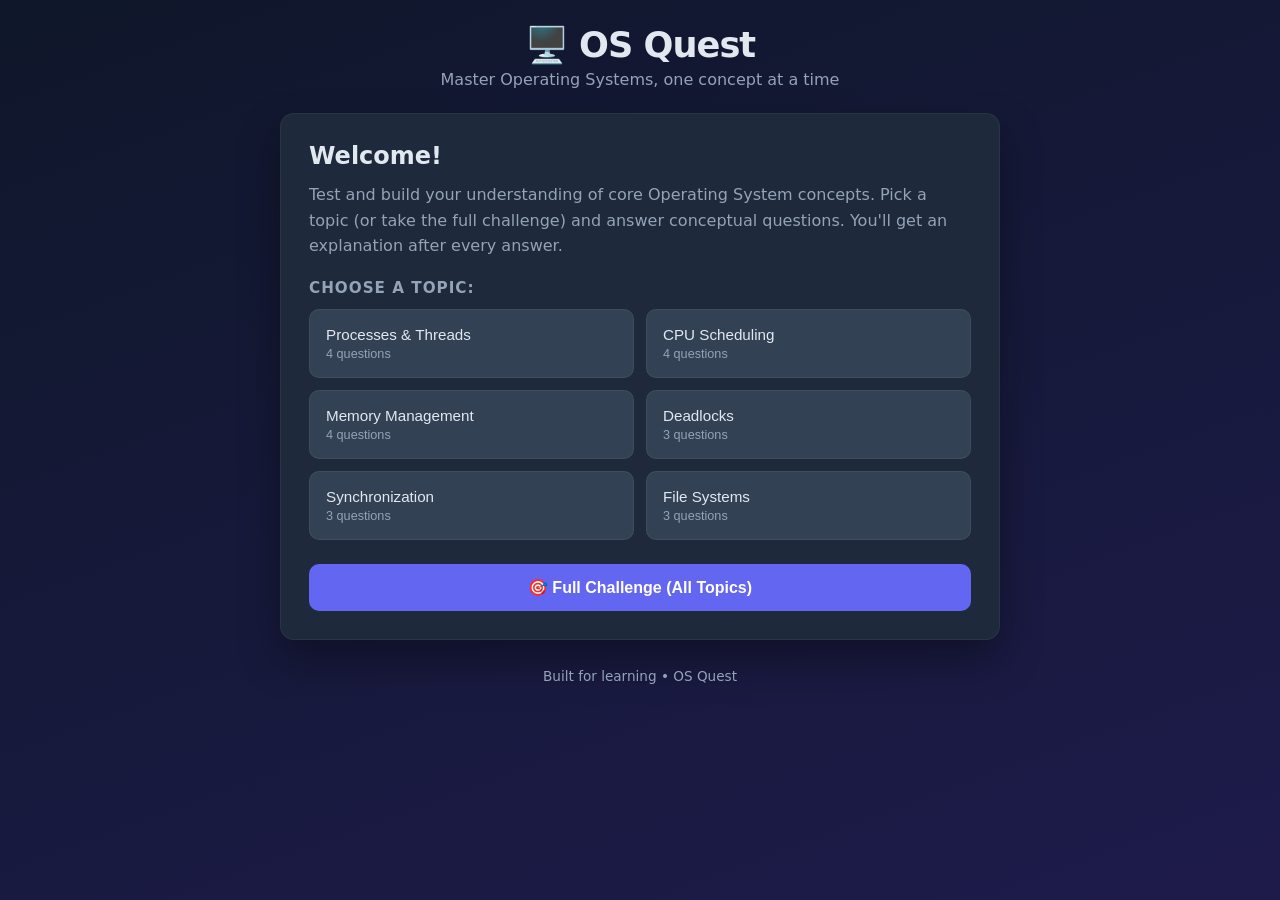
<file: index.html>
<!DOCTYPE html>
<html lang="en">
<head>
  <meta charset="UTF-8" />
  <meta name="viewport" content="width=device-width, initial-scale=1.0" />
  <title>OS Quest — Operating Systems Quiz Game</title>
  <link rel="stylesheet" href="style.css" />
</head>
<body>
  <div class="app">
    <header class="topbar">
      <h1 class="logo">🖥️ OS Quest</h1>
      <p class="tagline">Master Operating Systems, one concept at a time</p>
    </header>

    <!-- START SCREEN -->
    <section id="screen-start" class="screen active">
      <div class="card">
        <h2>Welcome!</h2>
        <p>Test and build your understanding of core Operating System concepts.
           Pick a topic (or take the full challenge) and answer conceptual questions.
           You'll get an explanation after every answer.</p>
        <h3>Choose a topic:</h3>
        <div id="topic-list" class="topic-list"><!-- filled by JS --></div>
        <button id="btn-all" class="btn btn-primary btn-block">🎯 Full Challenge (All Topics)</button>
      </div>
    </section>

    <!-- QUIZ SCREEN -->
    <section id="screen-quiz" class="screen">
      <div class="card">
        <div class="quiz-header">
          <span id="quiz-topic" class="pill"></span>
          <span id="quiz-progress" class="progress-text"></span>
        </div>
        <div class="progress-bar"><div id="progress-fill" class="progress-fill"></div></div>

        <h2 id="question-text" class="question"></h2>
        <div id="options" class="options"><!-- filled by JS --></div>

        <div id="feedback" class="feedback hidden">
          <p id="feedback-title" class="feedback-title"></p>
          <p id="feedback-explanation" class="feedback-explanation"></p>
          <button id="btn-next" class="btn btn-primary">Next →</button>
        </div>
      </div>
      <div class="score-badge">Score: <span id="live-score">0</span></div>
    </section>

    <!-- RESULTS SCREEN -->
    <section id="screen-results" class="screen">
      <div class="card center">
        <h2>Quiz Complete! 🎉</h2>
        <div id="result-emoji" class="result-emoji">🏆</div>
        <p id="result-score" class="result-score"></p>
        <p id="result-message" class="result-message"></p>
        <button id="btn-restart" class="btn btn-primary">Play Again</button>
      </div>
    </section>

    <footer class="footer">Built for learning • OS Quest</footer>
  </div>

  <script src="questions.js"></script>
  <script src="script.js"></script>
</body>
</html>
</file>
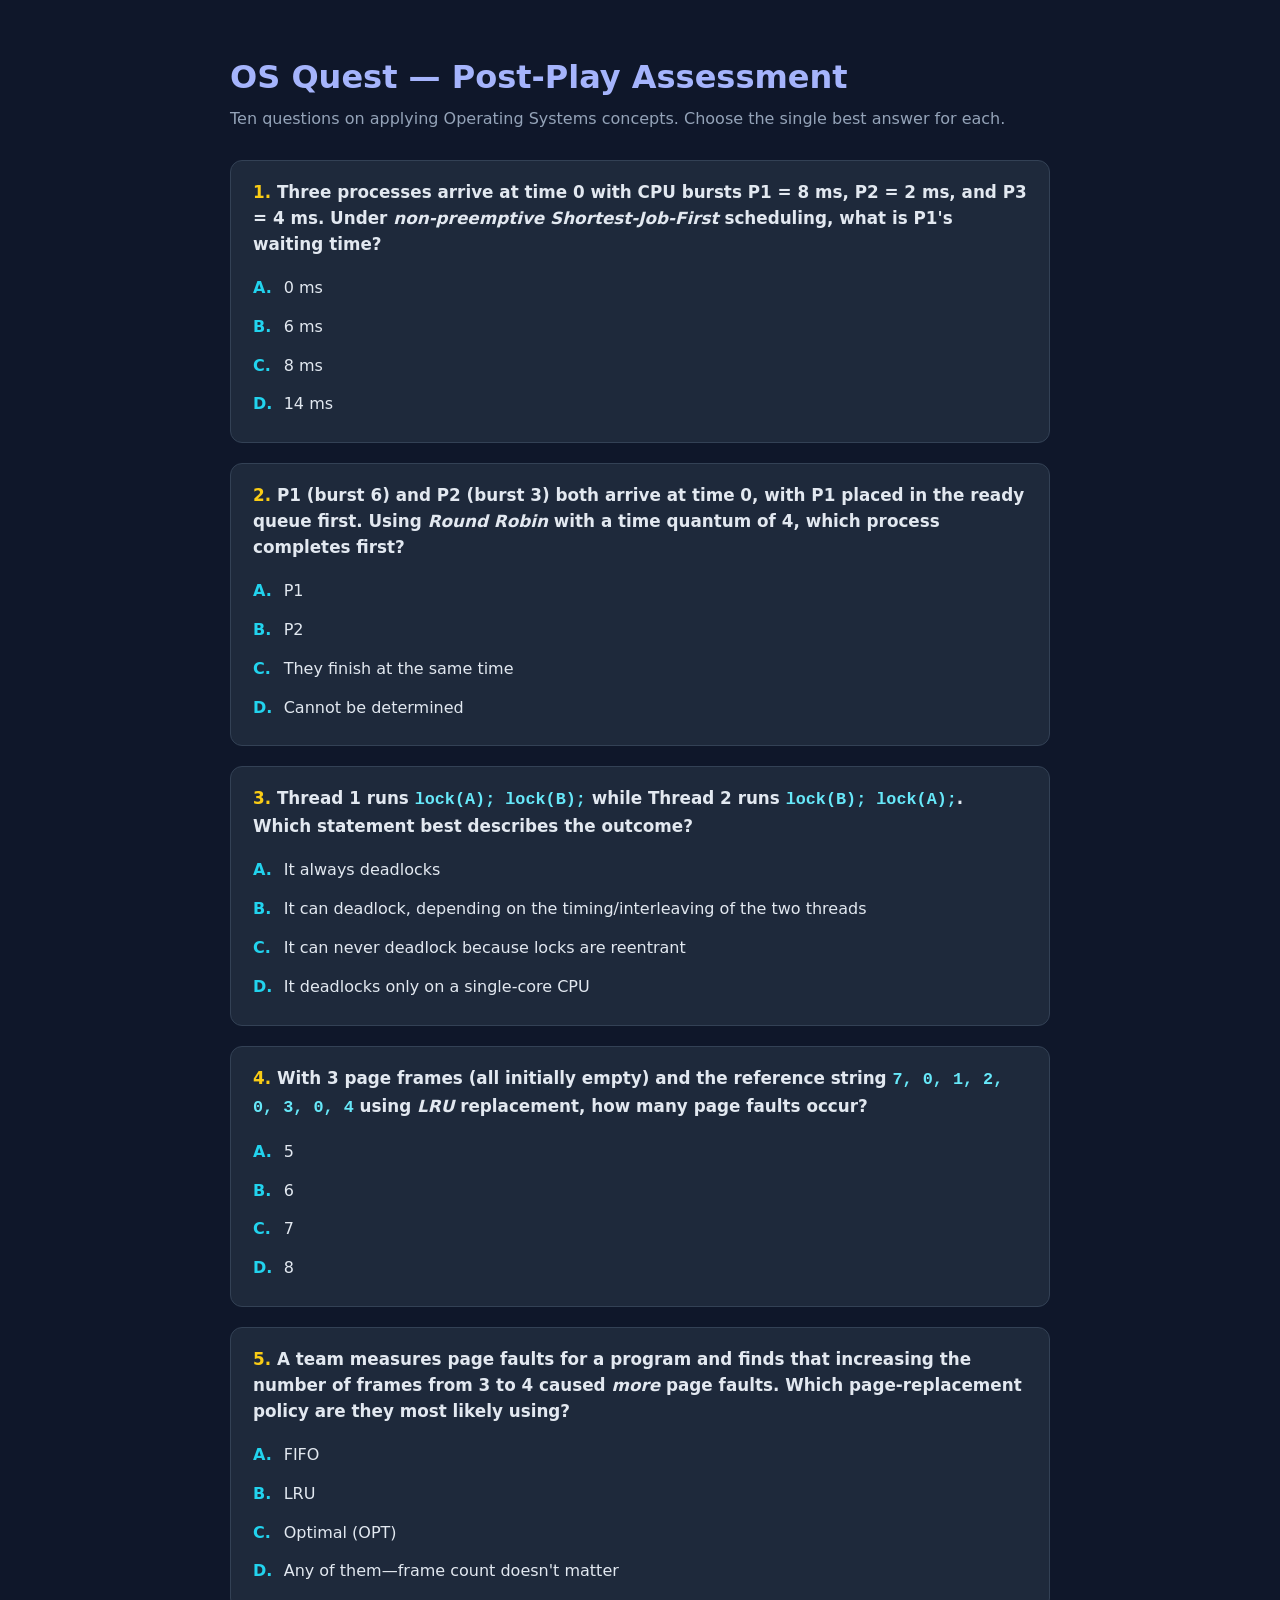
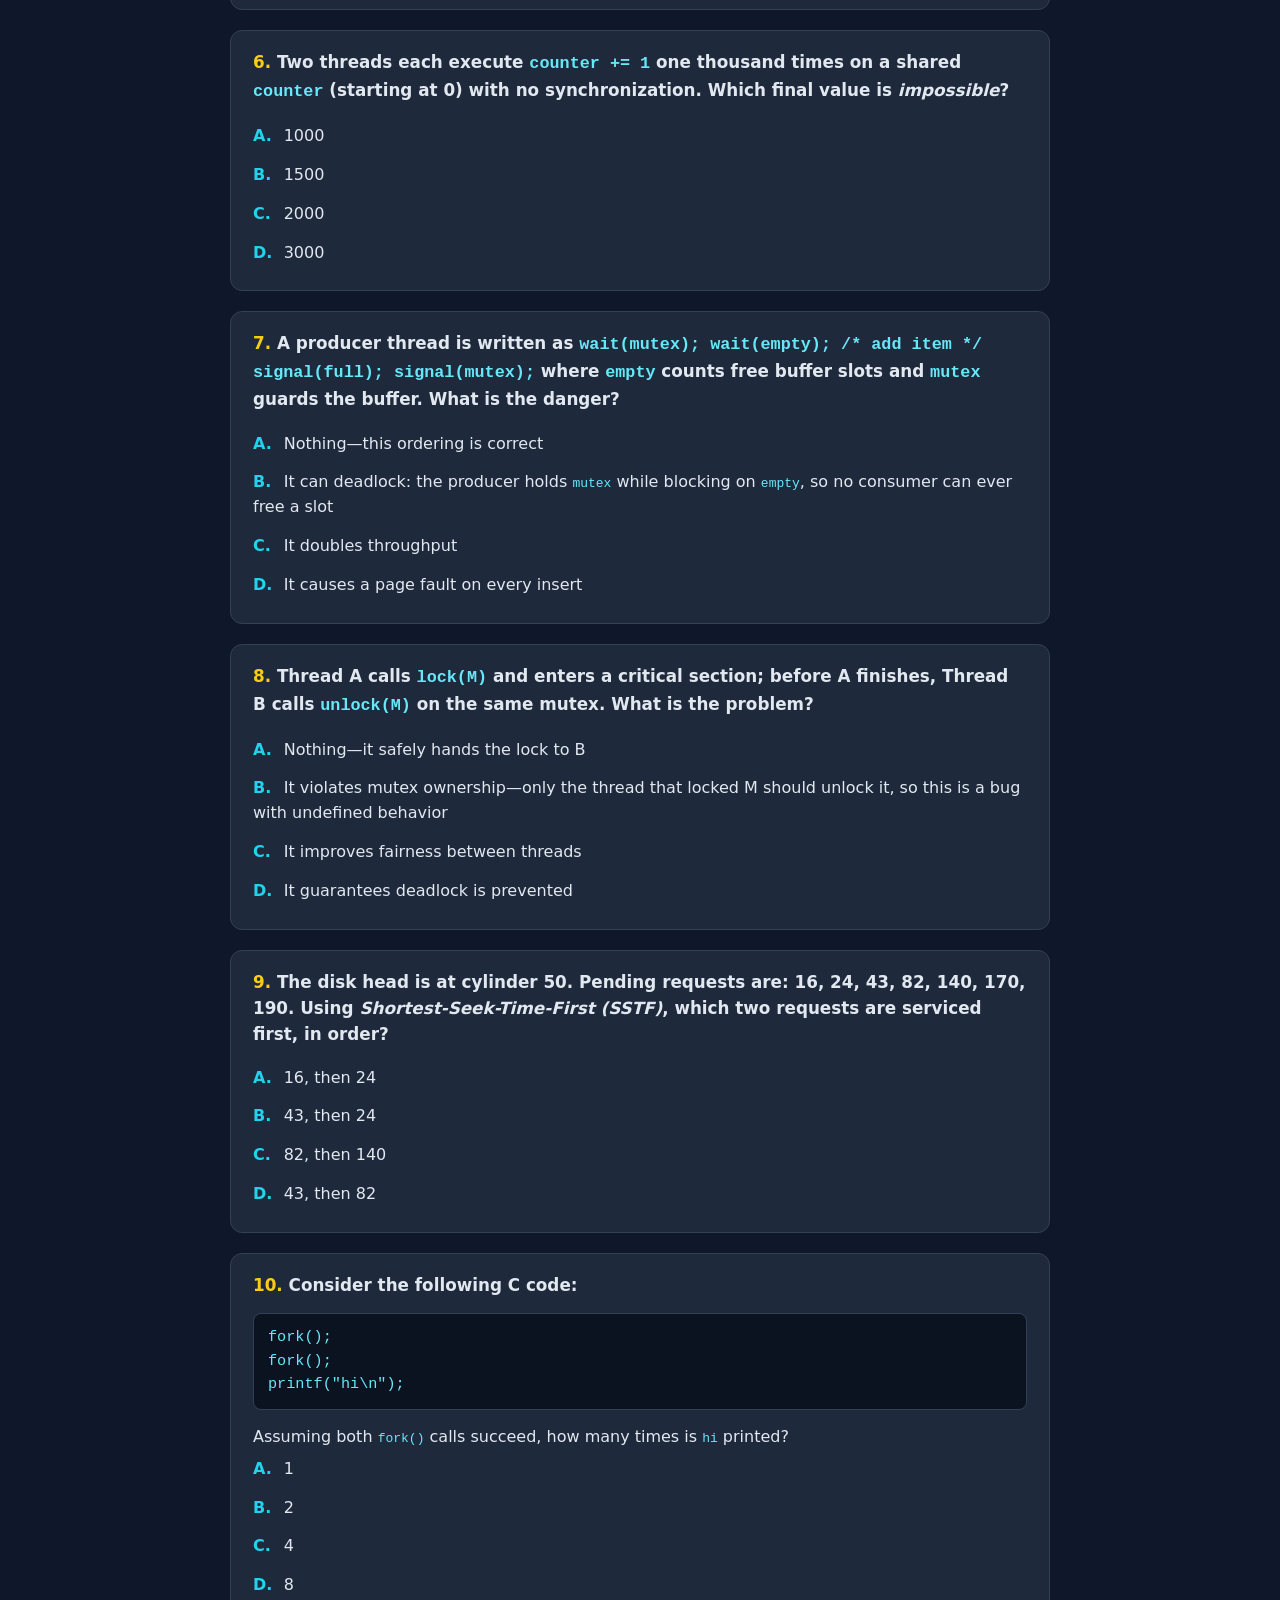
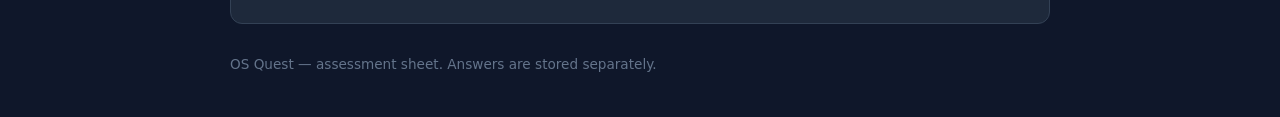
<file: OSGame/questions.html>
<!DOCTYPE html>
<html lang="en">
<head>
  <meta charset="UTF-8" />
  <meta name="viewport" content="width=device-width, initial-scale=1.0" />
  <title>OS Quest — Post-Play Assessment</title>
  <style>
    body {
      font-family: system-ui, -apple-system, "Segoe UI", sans-serif;
      max-width: 820px; margin: 0 auto; padding: 32px 20px 60px;
      background: #0f172a; color: #e2e8f0; line-height: 1.55;
    }
    h1 { color: #a5b4fc; margin-bottom: 4px; }
    .sub { color: #94a3b8; margin-top: 0; margin-bottom: 28px; }
    .q { background: #1e293b; border: 1px solid #334155; border-radius: 12px;
         padding: 18px 22px; margin-bottom: 20px; }
    .q h3 { margin: 0 0 12px; font-size: 1.05rem; }
    .q .num { color: #facc15; }
    ol.options { list-style: none; margin: 0; padding: 0; }
    ol.options li { padding: 7px 0; }
    .letter { display: inline-block; width: 1.6em; font-weight: 700; color: #22d3ee; }
    pre { background: #0b1220; border: 1px solid #334155; border-radius: 8px;
          padding: 12px 14px; overflow-x: auto; color: #67e8f9; font-size: 0.95rem; }
    code { color: #67e8f9; }
    footer { color: #64748b; font-size: 0.85rem; margin-top: 30px; }
  </style>
</head>
<body>
  <h1>OS Quest — Post-Play Assessment</h1>
  <p class="sub">Ten questions on applying Operating Systems concepts. Choose the single best answer for each.</p>

  <div class="q">
    <h3><span class="num">1.</span> Three processes arrive at time 0 with CPU bursts P1 = 8 ms, P2 = 2 ms, and P3 = 4 ms. Under <em>non-preemptive Shortest-Job-First</em> scheduling, what is P1's waiting time?</h3>
    <ol class="options">
      <li><span class="letter">A.</span> 0 ms</li>
      <li><span class="letter">B.</span> 6 ms</li>
      <li><span class="letter">C.</span> 8 ms</li>
      <li><span class="letter">D.</span> 14 ms</li>
    </ol>
  </div>

  <div class="q">
    <h3><span class="num">2.</span> P1 (burst 6) and P2 (burst 3) both arrive at time 0, with P1 placed in the ready queue first. Using <em>Round Robin</em> with a time quantum of 4, which process completes first?</h3>
    <ol class="options">
      <li><span class="letter">A.</span> P1</li>
      <li><span class="letter">B.</span> P2</li>
      <li><span class="letter">C.</span> They finish at the same time</li>
      <li><span class="letter">D.</span> Cannot be determined</li>
    </ol>
  </div>

  <div class="q">
    <h3><span class="num">3.</span> Thread 1 runs <code>lock(A); lock(B);</code> while Thread 2 runs <code>lock(B); lock(A);</code>. Which statement best describes the outcome?</h3>
    <ol class="options">
      <li><span class="letter">A.</span> It always deadlocks</li>
      <li><span class="letter">B.</span> It can deadlock, depending on the timing/interleaving of the two threads</li>
      <li><span class="letter">C.</span> It can never deadlock because locks are reentrant</li>
      <li><span class="letter">D.</span> It deadlocks only on a single-core CPU</li>
    </ol>
  </div>

  <div class="q">
    <h3><span class="num">4.</span> With 3 page frames (all initially empty) and the reference string <code>7, 0, 1, 2, 0, 3, 0, 4</code> using <em>LRU</em> replacement, how many page faults occur?</h3>
    <ol class="options">
      <li><span class="letter">A.</span> 5</li>
      <li><span class="letter">B.</span> 6</li>
      <li><span class="letter">C.</span> 7</li>
      <li><span class="letter">D.</span> 8</li>
    </ol>
  </div>

  <div class="q">
    <h3><span class="num">5.</span> A team measures page faults for a program and finds that increasing the number of frames from 3 to 4 caused <em>more</em> page faults. Which page-replacement policy are they most likely using?</h3>
    <ol class="options">
      <li><span class="letter">A.</span> FIFO</li>
      <li><span class="letter">B.</span> LRU</li>
      <li><span class="letter">C.</span> Optimal (OPT)</li>
      <li><span class="letter">D.</span> Any of them—frame count doesn't matter</li>
    </ol>
  </div>

  <div class="q">
    <h3><span class="num">6.</span> Two threads each execute <code>counter += 1</code> one thousand times on a shared <code>counter</code> (starting at 0) with no synchronization. Which final value is <em>impossible</em>?</h3>
    <ol class="options">
      <li><span class="letter">A.</span> 1000</li>
      <li><span class="letter">B.</span> 1500</li>
      <li><span class="letter">C.</span> 2000</li>
      <li><span class="letter">D.</span> 3000</li>
    </ol>
  </div>

  <div class="q">
    <h3><span class="num">7.</span> A producer thread is written as <code>wait(mutex); wait(empty); /* add item */ signal(full); signal(mutex);</code> where <code>empty</code> counts free buffer slots and <code>mutex</code> guards the buffer. What is the danger?</h3>
    <ol class="options">
      <li><span class="letter">A.</span> Nothing—this ordering is correct</li>
      <li><span class="letter">B.</span> It can deadlock: the producer holds <code>mutex</code> while blocking on <code>empty</code>, so no consumer can ever free a slot</li>
      <li><span class="letter">C.</span> It doubles throughput</li>
      <li><span class="letter">D.</span> It causes a page fault on every insert</li>
    </ol>
  </div>

  <div class="q">
    <h3><span class="num">8.</span> Thread A calls <code>lock(M)</code> and enters a critical section; before A finishes, Thread B calls <code>unlock(M)</code> on the same mutex. What is the problem?</h3>
    <ol class="options">
      <li><span class="letter">A.</span> Nothing—it safely hands the lock to B</li>
      <li><span class="letter">B.</span> It violates mutex ownership—only the thread that locked M should unlock it, so this is a bug with undefined behavior</li>
      <li><span class="letter">C.</span> It improves fairness between threads</li>
      <li><span class="letter">D.</span> It guarantees deadlock is prevented</li>
    </ol>
  </div>

  <div class="q">
    <h3><span class="num">9.</span> The disk head is at cylinder 50. Pending requests are: 16, 24, 43, 82, 140, 170, 190. Using <em>Shortest-Seek-Time-First (SSTF)</em>, which two requests are serviced first, in order?</h3>
    <ol class="options">
      <li><span class="letter">A.</span> 16, then 24</li>
      <li><span class="letter">B.</span> 43, then 24</li>
      <li><span class="letter">C.</span> 82, then 140</li>
      <li><span class="letter">D.</span> 43, then 82</li>
    </ol>
  </div>

  <div class="q">
    <h3><span class="num">10.</span> Consider the following C code:</h3>
    <pre>fork();
fork();
printf("hi\n");</pre>
    <p style="margin:8px 0 0;">Assuming both <code>fork()</code> calls succeed, how many times is <code>hi</code> printed?</p>
    <ol class="options">
      <li><span class="letter">A.</span> 1</li>
      <li><span class="letter">B.</span> 2</li>
      <li><span class="letter">C.</span> 4</li>
      <li><span class="letter">D.</span> 8</li>
    </ol>
  </div>

  <footer>OS Quest — assessment sheet. Answers are stored separately.</footer>
</body>
</html>
</file>
<file: style.css>
:root {
  --bg: #0f172a;
  --bg-card: #1e293b;
  --bg-card-2: #334155;
  --primary: #6366f1;
  --primary-hover: #4f46e5;
  --text: #e2e8f0;
  --text-dim: #94a3b8;
  --correct: #22c55e;
  --wrong: #ef4444;
  --radius: 14px;
}

* { box-sizing: border-box; margin: 0; padding: 0; }

body {
  font-family: "Segoe UI", system-ui, -apple-system, sans-serif;
  background: linear-gradient(160deg, #0f172a 0%, #1e1b4b 100%);
  color: var(--text);
  min-height: 100vh;
  display: flex;
  justify-content: center;
  padding: 24px 16px;
}

.app { width: 100%; max-width: 720px; }

.topbar { text-align: center; margin-bottom: 24px; }
.logo { font-size: 2.2rem; letter-spacing: -1px; }
.tagline { color: var(--text-dim); margin-top: 4px; }

/* Screens */
.screen { display: none; }
.screen.active { display: block; animation: fade 0.3s ease; }
@keyframes fade { from { opacity: 0; transform: translateY(8px); } to { opacity: 1; transform: none; } }

.card {
  background: var(--bg-card);
  border-radius: var(--radius);
  padding: 28px;
  box-shadow: 0 20px 40px rgba(0,0,0,0.35);
  border: 1px solid rgba(255,255,255,0.05);
}
.card.center { text-align: center; }
.card h2 { margin-bottom: 12px; }
.card h3 { margin: 20px 0 12px; color: var(--text-dim); font-size: 0.95rem; text-transform: uppercase; letter-spacing: 1px; }
.card p { color: var(--text-dim); line-height: 1.6; }

/* Topic buttons */
.topic-list { display: grid; grid-template-columns: 1fr 1fr; gap: 12px; margin-bottom: 16px; }
.topic-btn {
  background: var(--bg-card-2);
  border: 1px solid rgba(255,255,255,0.06);
  color: var(--text);
  padding: 16px;
  border-radius: 10px;
  cursor: pointer;
  font-size: 0.95rem;
  text-align: left;
  transition: transform 0.12s, background 0.2s;
}
.topic-btn:hover { background: var(--primary); transform: translateY(-2px); }
.topic-btn small { display: block; color: var(--text-dim); margin-top: 4px; }
.topic-btn:hover small { color: rgba(255,255,255,0.8); }

/* Buttons */
.btn {
  border: none;
  border-radius: 10px;
  padding: 14px 20px;
  font-size: 1rem;
  cursor: pointer;
  font-weight: 600;
  transition: background 0.2s, transform 0.1s;
}
.btn:active { transform: scale(0.98); }
.btn-primary { background: var(--primary); color: white; }
.btn-primary:hover { background: var(--primary-hover); }
.btn-block { width: 100%; margin-top: 8px; }

/* Quiz */
.quiz-header { display: flex; justify-content: space-between; align-items: center; margin-bottom: 12px; }
.pill { background: var(--primary); color: white; padding: 4px 12px; border-radius: 999px; font-size: 0.8rem; font-weight: 600; }
.progress-text { color: var(--text-dim); font-size: 0.9rem; }
.progress-bar { height: 8px; background: var(--bg-card-2); border-radius: 999px; overflow: hidden; margin-bottom: 22px; }
.progress-fill { height: 100%; width: 0; background: var(--primary); transition: width 0.4s ease; }

.question { font-size: 1.3rem; line-height: 1.4; margin-bottom: 22px; }

.options { display: flex; flex-direction: column; gap: 12px; }
.option {
  background: var(--bg-card-2);
  border: 2px solid transparent;
  color: var(--text);
  padding: 15px 18px;
  border-radius: 10px;
  cursor: pointer;
  text-align: left;
  font-size: 1rem;
  transition: background 0.15s, border 0.15s;
}
.option:hover:not(:disabled) { background: #3f4d63; }
.option:disabled { cursor: default; }
.option.correct { border-color: var(--correct); background: rgba(34,197,94,0.15); }
.option.wrong { border-color: var(--wrong); background: rgba(239,68,68,0.15); }

/* Feedback */
.feedback { margin-top: 22px; padding: 18px; background: var(--bg-card-2); border-radius: 10px; border-left: 4px solid var(--primary); }
.feedback-title { font-weight: 700; margin-bottom: 8px; font-size: 1.05rem; }
.feedback-title.correct { color: var(--correct); }
.feedback-title.wrong { color: var(--wrong); }
.feedback-explanation { color: var(--text-dim); line-height: 1.6; margin-bottom: 16px; }

.score-badge { text-align: center; margin-top: 16px; color: var(--text-dim); font-weight: 600; }

/* Results */
.result-emoji { font-size: 4rem; margin: 16px 0; }
.result-score { font-size: 1.6rem; font-weight: 700; color: var(--text); margin-bottom: 8px; }
.result-message { margin-bottom: 24px; }

.footer { text-align: center; color: var(--text-dim); font-size: 0.85rem; margin-top: 28px; }

.hidden { display: none; }

@media (max-width: 520px) {
  .topic-list { grid-template-columns: 1fr; }
  .question { font-size: 1.15rem; }
}
</file>
